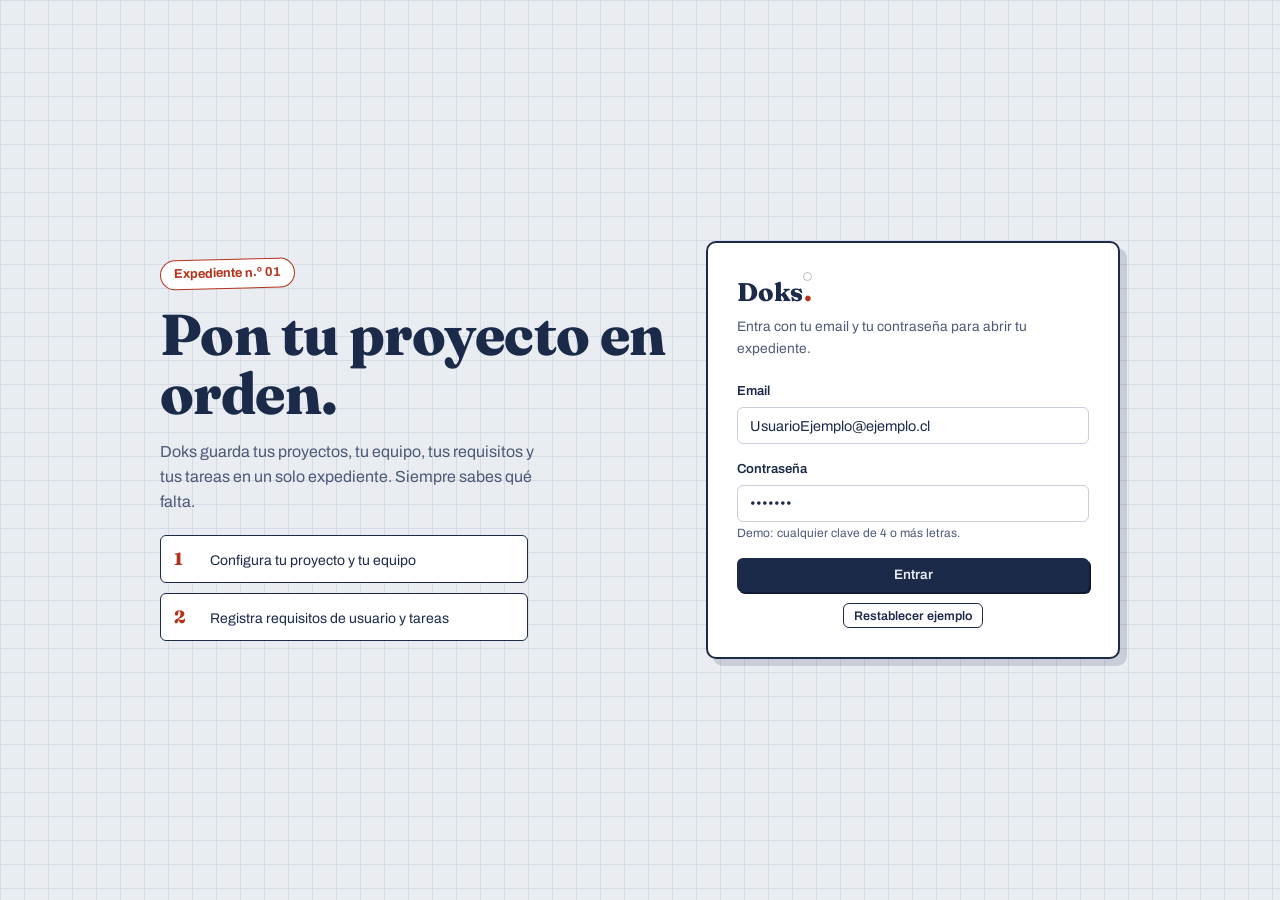
<file: index.html>
<!DOCTYPE html>
<html lang="es">
<head>
  <meta charset="UTF-8">
  <meta http-equiv="refresh" content="0; url=login.html">
  <title>Doks — Redirigiendo...</title>
</head>
<body>
  <script>window.location.replace("login.html");</script>
</body>
</html>
</file>
<file: src/css/styles.css>
/* ============================================================
   Doks — identidad de expediente técnico
   Papel cuadriculado, bloque de título, timbres de estado.
   Fraunces (voz) + Archivo (interfaz). Mono solo para códigos.
   ============================================================ */
:root{
  --paper:#E9EDF2;
  --grid:#D6DCE5;
  --sheet:#FFFFFF;
  --ink:#1C2A4A;
  --ink-soft:#4C5A76;
  --line:#C6CFDB;
  --stamp:#B2331D;
  --stamp-deep:#7E2413;
  --stamp-tint:#FBE9E3;
  --seal:#0E7C5B;
  --seal-deep:#0A5A43;
  --seal-tint:#E0F2E9;
  --ochre:#8A5A00;
  --ochre-deep:#6B4A00;
  --ochre-tint:#FAF0D2;
  --info-tint:#E3E9F3;
  --radius:6px;
  --radius-lg:10px;
  --font-display:"Fraunces",Georgia,"Times New Roman",serif;
  --font-ui:"Archivo",system-ui,-apple-system,"Segoe UI",sans-serif;
  --font-code:ui-monospace,"SF Mono",SFMono-Regular,Menlo,Consolas,monospace;
  --shadow-hard:2px 2px 0 #0F1B33;
  --shadow-modal:7px 7px 0 rgba(28,42,74,.16);
  --transition:160ms ease;
  /* alias de compatibilidad con estilos en línea existentes */
  --border:var(--line);
  --surface:var(--sheet);
  --text-primary:var(--ink);
  --text-secondary:var(--ink-soft);
}
*{box-sizing:border-box;margin:0;padding:0}
html{-webkit-text-size-adjust:100%}
body{
  font-family:var(--font-ui),sans-serif;
  background-color:var(--paper);
  background-image:
    linear-gradient(var(--grid) 1px,transparent 1px),
    linear-gradient(90deg,var(--grid) 1px,transparent 1px);
  background-size:24px 24px;
  color:var(--ink);
  font-size:14px;line-height:1.55;
  height:100vh;overflow:hidden;display:flex;flex-direction:column;
}
a{color:inherit}
button{font-family:inherit}
.hidden{display:none!important}
::selection{background:var(--stamp);color:#fff}
:focus{outline:none}
:focus-visible{outline:3px solid var(--stamp);outline-offset:2px;border-radius:4px}

/* ---------- LOGIN: la portada del expediente ---------- */
.login-wrap{
  min-height:100vh;overflow-y:auto;display:flex;align-items:center;justify-content:center;
  padding:2.5rem 1.5rem;
}
.login-hero{
  display:grid;grid-template-columns:1.1fr .9fr;gap:2.5rem;align-items:center;
  width:100%;max-width:960px;
}
.login-pitch .kicker{
  display:inline-block;font-size:.8rem;font-weight:700;color:var(--stamp);
  border:1.5px solid var(--stamp);border-radius:999px;padding:.25rem .8rem;
  background:var(--sheet);transform:rotate(-1.5deg);margin-bottom:1rem;
}
.login-pitch h1{
  font-family:var(--font-display),serif;font-weight:800;
  font-size:clamp(2.4rem,5.5vw,3.6rem);line-height:1.04;letter-spacing:-.01em;
  margin-bottom:1rem;max-width:14ch;
}
.login-pitch p{color:var(--ink-soft);font-size:1rem;max-width:44ch;margin-bottom:1.25rem}
.login-steps{list-style:none;display:flex;flex-direction:column;gap:.6rem;max-width:46ch}
.login-steps li{
  display:flex;gap:.7rem;align-items:baseline;background:var(--sheet);
  border:1.5px solid var(--ink);border-radius:var(--radius);padding:.6rem .8rem;
}
.login-steps .n{
  font-family:var(--font-display),serif;font-weight:800;font-size:1.1rem;color:var(--stamp);
  min-width:1.4em;
}
.login-card{
  background:var(--sheet);border:2px solid var(--ink);border-radius:var(--radius-lg);
  box-shadow:var(--shadow-modal);width:100%;max-width:420px;padding:1.8rem;justify-self:end;
}
.login-logo{font-family:var(--font-display),serif;font-weight:800;font-size:1.6rem;margin-bottom:.25rem}
.login-logo .dot{color:var(--stamp)}
.login-sub{color:var(--ink-soft);font-size:.86rem;margin-bottom:1.4rem;max-width:60ch}
.field{margin-bottom:.9rem}
.field label{display:block;font-weight:600;font-size:.82rem;margin-bottom:.35rem}
.field label small{font-weight:400;color:var(--ink-soft)}
.field input,.field select,.field textarea{
  width:100%;border:1.5px solid var(--line);border-radius:var(--radius);
  padding:.6rem .75rem;font-family:inherit;font-size:.9rem;color:var(--ink);background:#fff;outline:none;
  transition:border-color var(--transition),box-shadow var(--transition);
}
.field input:focus,.field select:focus,.field textarea:focus{border-color:var(--ink);box-shadow:0 0 0 3px var(--info-tint)}
.field small{color:var(--ink-soft);font-size:.75rem}
.field .error-msg{color:var(--stamp-deep);font-size:.76rem;font-weight:600;display:none;margin-top:.25rem}
.field.invalid input,.field.invalid select,.field.invalid textarea{border-color:var(--stamp);background:var(--stamp-tint)}
.field.invalid .error-msg{display:block}
.form-row{display:grid;grid-template-columns:1fr 1fr;gap:.75rem}
.checks{display:flex;flex-wrap:wrap;gap:.4rem}
.check-pill{border:1.5px solid var(--line);background:#fff;border-radius:20px;padding:.3rem .7rem;font-size:.8rem;cursor:pointer;user-select:none}
.check-pill.on{background:var(--info-tint);border-color:var(--ink);color:var(--ink);font-weight:600}

/* ---------- TOPBAR: regla de bloque de título ---------- */
header.topbar{
  height:62px;background:var(--sheet);border-bottom:2px solid var(--ink);
  display:flex;align-items:center;justify-content:space-between;padding:0 1.25rem;flex-shrink:0;z-index:20;
}
.brand-group{display:flex;align-items:center;gap:1.25rem;min-width:0}
.logo{font-family:var(--font-display),serif;font-weight:800;font-size:1.3rem;white-space:nowrap}
.logo .dot{color:var(--stamp)}
.nav-links{display:flex;gap:.15rem;list-style:none;flex-wrap:wrap}
.nav-links a{
  text-decoration:none;color:var(--ink-soft);font-weight:600;font-size:.85rem;
  padding:.45rem .7rem;border-bottom:3px solid transparent;transition:color var(--transition),border-color var(--transition);
}
.nav-links a:hover{color:var(--ink)}
.nav-links a.active{color:var(--ink);border-bottom-color:var(--stamp)}
.user-profile{display:flex;align-items:center;gap:.7rem}
.avatar{
  width:34px;height:34px;border-radius:8px;background:var(--ink);color:var(--paper);
  display:flex;align-items:center;justify-content:center;
  font-family:var(--font-display),serif;font-weight:700;font-size:.85rem;flex-shrink:0;
  transform:rotate(-2deg);
}
.icon-btn{background:#fff;border:1.5px solid var(--ink);border-radius:var(--radius);padding:.42rem .6rem;cursor:pointer;color:var(--ink);font-size:.83rem;font-weight:600;transition:transform var(--transition),box-shadow var(--transition)}
.icon-btn:hover{transform:translate(-1px,-1px);box-shadow:2px 2px 0 var(--ink)}

/* ---------- TIMBRES ---------- */
.mode-badge,.badge-alert,.badge-ok,.badge-count,.status-pill{
  display:inline-block;font-size:.7rem;font-weight:800;letter-spacing:.05em;text-transform:uppercase;
  padding:3px 9px;border-radius:5px;border:1.5px solid var(--ink);white-space:nowrap;
}
.mode-badge.estandar{background:var(--info-tint);color:var(--ink)}
.mode-badge.simplificado{background:var(--seal-tint);color:var(--seal-deep);border-color:var(--seal-deep)}
.badge-alert{background:var(--stamp-tint);color:var(--stamp-deep);border-color:var(--stamp)}
.badge-ok{background:var(--seal-tint);color:var(--seal-deep);border-color:var(--seal-deep)}
.badge-count{background:#fff;color:var(--ink-soft)}
.status-pill{transform:rotate(-1deg)}
.status-pill.warning{background:var(--ochre-tint);color:var(--ochre-deep);border-color:var(--ochre)}
.status-pill.success{background:var(--seal-tint);color:var(--seal-deep);border-color:var(--seal-deep)}
.status-pill.danger{background:var(--stamp);color:#fff;border-color:var(--stamp-deep)}
.status-pill.info{background:var(--info-tint);color:var(--ink)}
#navAlarmCount{transform:none}

/* ---------- LAYOUT ---------- */
.app-container{display:grid;grid-template-columns:284px 1fr;height:calc(100vh - 62px);overflow:hidden}
aside.sidebar{background:var(--sheet);border-right:2px solid var(--ink);display:flex;flex-direction:column;overflow-y:auto;padding-bottom:1rem}
.sidebar-header{
  padding:1.15rem 1rem .4rem;font-size:.76rem;color:var(--ink-soft);font-weight:700;
  display:flex;justify-content:space-between;align-items:center;gap:.5rem;
}
.doc-nav-list{list-style:none;padding:0 .55rem}
.doc-nav-item{
  display:flex;align-items:center;justify-content:space-between;gap:.5rem;
  padding:.58rem .7rem;margin-bottom:3px;border-radius:var(--radius);
  color:var(--ink-soft);cursor:pointer;font-size:.85rem;font-weight:500;
  border:1.5px solid transparent;background:none;text-align:left;width:100%;
  transition:all var(--transition);
}
a.doc-nav-item{text-decoration:none}
button.doc-nav-item{font-family:inherit}
.doc-nav-item:hover{background:var(--paper);color:var(--ink);border-color:var(--line)}
.doc-nav-item.active{background:#fff;color:var(--ink);font-weight:700;border-color:var(--ink);box-shadow:2px 2px 0 var(--line)}
main.workspace{display:flex;flex-direction:column;overflow-y:auto;padding:1.4rem 1.8rem;gap:1.1rem}
.view{display:flex;flex-direction:column;gap:1.1rem}

/* ---------- BLOQUE DE TÍTULO DEL PROYECTO ---------- */
.project-banner{
  background:var(--sheet);border:2px solid var(--ink);border-left:10px solid var(--stamp);
  padding:1rem 1.25rem;border-radius:var(--radius);
  display:flex;justify-content:space-between;align-items:center;gap:1rem;flex-wrap:wrap;
}
.project-title{font-family:var(--font-display),serif;font-weight:700;font-size:1.25rem;line-height:1.2}
.project-meta{font-size:.79rem;color:var(--ink-soft);margin-top:3px}
.actions-group{display:flex;gap:.5rem;flex-wrap:wrap}
.btn{
  display:inline-flex;align-items:center;gap:.4rem;padding:.52rem .95rem;border-radius:var(--radius);
  font-weight:600;font-size:.85rem;cursor:pointer;border:1.5px solid transparent;
  transition:transform var(--transition),box-shadow var(--transition),background var(--transition);
  text-decoration:none;
}
.btn-default{background:#fff;border-color:var(--ink);color:var(--ink)}
.btn-default:hover{background:var(--paper)}
.btn-primary{background:var(--ink);color:var(--paper);box-shadow:var(--shadow-hard)}
.btn-primary:hover{background:#2A3C66;transform:translate(-1px,-1px);box-shadow:3px 3px 0 #0F1B33}
.btn-danger{background:var(--stamp);color:#fff;border-color:var(--stamp-deep)}
.btn-danger:hover{background:var(--stamp-deep)}
.btn-sm{padding:.3rem .65rem;font-size:.78rem}
.btn:disabled{opacity:.55;cursor:not-allowed}

/* ---------- HOJAS ---------- */
.card{background:var(--sheet);border:1.5px solid var(--ink);border-radius:var(--radius-lg);padding:1.4rem}
.card-header{display:flex;justify-content:space-between;align-items:flex-start;margin-bottom:1rem;padding-bottom:.75rem;border-bottom:2px solid var(--ink);gap:1rem;flex-wrap:wrap}
.card-title{font-family:var(--font-display),serif;font-size:1.2rem;font-weight:700;line-height:1.25}
.card-sub{color:var(--ink-soft);font-size:.82rem;margin-top:4px;max-width:78ch}
.version-tag{font-family:var(--font-code),monospace;font-size:.72rem;background:var(--paper);color:var(--ink-soft);border:1px solid var(--line);padding:3px 9px;border-radius:5px;white-space:nowrap}

/* alarmas */
.alarm-box{
  border:1.5px solid var(--stamp);border-left-width:6px;border-radius:var(--radius);
  background:var(--stamp-tint);padding:.75rem 1rem;display:flex;align-items:center;
  justify-content:space-between;gap:.75rem;color:var(--stamp-deep);font-size:.85rem;flex-wrap:wrap;
}
.alarm-box.warn{border-color:var(--ochre);background:var(--ochre-tint);color:var(--ochre-deep)}
.alarm-box.ok{border-color:var(--seal-deep);background:var(--seal-tint);color:var(--seal-deep)}
.alarm-list{display:flex;flex-direction:column;gap:.5rem}

/* pestañas tipo índice */
.tabs{display:flex;gap:.15rem;flex-wrap:wrap;border-bottom:2px solid var(--ink);max-width:100%}
.tab-btn{border:none;background:transparent;padding:.55rem .8rem;cursor:pointer;font-weight:600;font-size:.83rem;color:var(--ink-soft);border-bottom:3px solid transparent;margin-bottom:-2px}
.tab-btn:hover{color:var(--ink)}
.tab-btn.active{color:var(--ink);border-bottom-color:var(--stamp)}

/* elementos expandibles */
.elem-list{display:flex;flex-direction:column;gap:.6rem;margin-top:1rem}
.elem{border:1.5px solid var(--ink);border-radius:var(--radius);background:#fff;overflow:hidden}
.elem-head{display:flex;justify-content:space-between;align-items:center;gap:.75rem;padding:.8rem 1rem;cursor:pointer;background:#fff;width:100%;border:none;text-align:left;font-family:inherit;font-size:.88rem}
.elem-head:hover{background:var(--paper)}
.elem-id{font-family:var(--font-code),monospace;font-weight:700;background:var(--ink);color:var(--paper);padding:2px 8px;border-radius:5px;font-size:.75rem;white-space:nowrap}
.elem-body{display:none;padding:0 1rem 1rem;border-top:1.5px dashed var(--line);background:#FCFDFF}
.elem.open .elem-body{display:block}
.elem.open .elem-head{background:var(--paper)}
.kv{display:grid;grid-template-columns:150px 1fr;gap:.35rem .75rem;font-size:.83rem;margin:.8rem 0}
.kv dt{color:var(--ink-soft);font-weight:600}
.kv dd{color:var(--ink);overflow-wrap:anywhere}
.elem-actions{display:flex;gap:.4rem;flex-wrap:wrap;margin-top:.5rem}

/* tablas de plano */
.table-wrap{overflow-x:auto;border:1.5px solid var(--ink);border-radius:var(--radius);margin-top:.75rem;background:#fff}
table.trace-table{width:100%;border-collapse:collapse;text-align:left;font-size:.83rem;min-width:560px;background:#fff}
table.trace-table th,table.trace-table td{padding:.7rem .8rem;border-bottom:1px solid var(--line)}
table.trace-table th{background:var(--ink);color:var(--paper);font-weight:600;font-size:.78rem}
table.trace-table tr:last-child td{border-bottom:none}
table.trace-table td b{font-weight:700}
.matrix-cell{text-align:center;font-weight:700}
.matrix-cell.yes{background:var(--seal-tint);color:var(--seal-deep)}
.matrix-cell.no{color:#B7C0CF}
.matrix-cell.conflict{background:var(--stamp-tint);color:var(--stamp-deep)}

/* editor */
.editor-container{display:flex;flex-direction:column;gap:0}
.editor-toolbar{display:flex;gap:.25rem;border:1.5px solid var(--ink);border-bottom:none;padding:.4rem;background:var(--paper);border-top-left-radius:var(--radius);border-top-right-radius:var(--radius);flex-wrap:wrap;align-items:center}
.tool-btn{background:#fff;border:1.5px solid var(--line);border-radius:4px;padding:4px 9px;font-size:.8rem;font-weight:600;cursor:pointer;color:var(--ink)}
.tool-btn:hover{border-color:var(--ink)}
.rich-editor{min-height:180px;border:1.5px solid var(--ink);border-bottom-left-radius:var(--radius);border-bottom-right-radius:var(--radius);padding:.9rem;font-size:.9rem;line-height:1.65;outline:none;background:#fff}
.rich-editor:focus{box-shadow:0 0 0 3px var(--info-tint)}
textarea.editor-textarea{width:100%;min-height:120px;border:1.5px solid var(--line);border-radius:var(--radius);padding:.7rem;font-family:inherit;font-size:.88rem;line-height:1.55;resize:vertical;outline:none}
textarea.editor-textarea:focus{border-color:var(--ink)}

/* avance */
.kpi-grid{display:grid;grid-template-columns:repeat(auto-fit,minmax(170px,1fr));gap:.75rem}
.kpi{background:#fff;border:1.5px solid var(--ink);border-radius:var(--radius);padding:1rem}
.kpi-label{font-size:.78rem;color:var(--ink-soft);font-weight:600}
.kpi-value{font-family:var(--font-display),serif;font-size:1.7rem;font-weight:800;margin:.15rem 0;line-height:1.1}
.kpi-sub{font-size:.78rem;color:var(--ink-soft)}
.bar{height:9px;background:var(--paper);border:1px solid var(--line);border-radius:6px;overflow:hidden;margin-top:.6rem}
.bar > span{display:block;height:100%;background:var(--ink);border-radius:6px;transition:width .4s}
.bar.green > span{background:var(--seal)}
.bar.amber > span{background:#C07F10}
.bar.red > span{background:var(--stamp)}
.two-col{display:grid;grid-template-columns:1fr 1fr;gap:1rem}
@media(max-width:1000px){.two-col{grid-template-columns:1fr}.app-container{grid-template-columns:230px 1fr}}
@media(max-width:760px){
  .app-container{grid-template-columns:1fr}aside.sidebar{display:none}main.workspace{padding:1rem}
  .form-row{grid-template-columns:1fr}.nav-links{display:none}
  .login-hero{grid-template-columns:1fr}.login-card{justify-self:start;max-width:100%}
}

/* proyectos */
.proj-grid{display:grid;grid-template-columns:repeat(auto-fill,minmax(280px,1fr));gap:.9rem}
.proj-card{background:#fff;border:1.5px solid var(--ink);border-radius:var(--radius-lg);padding:1.1rem;display:flex;flex-direction:column;gap:.6rem}
.proj-card h3{font-family:var(--font-display),serif;font-size:1.05rem}
.proj-card p{font-size:.82rem;color:var(--ink-soft)}
.proj-foot{display:flex;gap:.4rem;flex-wrap:wrap;margin-top:auto}

/* modal */
.modal-back{position:fixed;inset:0;background:rgba(28,42,74,.55);display:flex;align-items:center;justify-content:center;z-index:50;padding:1rem}
.modal{background:#fff;border:2px solid var(--ink);border-radius:var(--radius-lg);box-shadow:var(--shadow-modal);width:100%;max-width:620px;max-height:92vh;overflow-y:auto}
.modal-head{display:flex;justify-content:space-between;align-items:center;padding:1.1rem 1.3rem;border-bottom:2px solid var(--ink);position:sticky;top:0;background:#fff;z-index:2}
.modal-head h3{font-family:var(--font-display),serif;font-size:1.15rem}
.modal-body{padding:1.2rem 1.3rem}
.modal-foot{display:flex;justify-content:flex-end;gap:.5rem;padding:1rem 1.3rem;border-top:1.5px solid var(--line);position:sticky;bottom:0;background:#fff}
.x-btn{background:var(--paper);border:1.5px solid var(--ink);border-radius:6px;width:28px;height:28px;cursor:pointer;font-size:.9rem;line-height:1;color:var(--ink)}

/* tareas */
.task{display:flex;justify-content:space-between;gap:.75rem;align-items:flex-start;border:1.5px solid var(--ink);border-radius:var(--radius);padding:.8rem 1rem;background:#fff;margin-bottom:.55rem;flex-wrap:wrap}
.task.done{background:var(--paper)}
.task-title{font-weight:600;font-size:.88rem}
.task-meta{font-size:.76rem;color:var(--ink-soft);margin-top:2px}
.dot{width:9px;height:9px;border-radius:50%;display:inline-block;margin-right:5px;border:1px solid rgba(0,0,0,.25)}
.dot.red{background:var(--stamp)}.dot.amber{background:#C07F10}.dot.green{background:var(--seal)}.dot.blue{background:var(--ink)}

/* bitácora */
.log-item{display:flex;gap:.8rem;padding:.75rem 0;border-bottom:1px solid var(--line);font-size:.84rem}
.log-item:last-child{border-bottom:none}
.log-date{white-space:nowrap;color:var(--ink-soft);font-size:.76rem;min-width:130px;font-family:var(--font-code),monospace}

/* avisos flotantes */
#toasts{position:fixed;bottom:1.2rem;right:1.2rem;display:flex;flex-direction:column;gap:.5rem;z-index:100;max-width:min(360px,90vw)}
.toast{background:var(--ink);color:var(--paper);border:1.5px solid #0F1B33;padding:.8rem 1rem;border-radius:var(--radius);font-size:.84rem;box-shadow:3px 3px 0 rgba(15,27,51,.35);animation:slideIn .2s ease}
.toast.success{background:var(--seal-deep)}.toast.error{background:var(--stamp-deep)}.toast.warn{background:var(--ochre-deep)}
@keyframes slideIn{from{transform:translateY(8px);opacity:0}to{transform:none;opacity:1}}

/* documentos */
.doc-tabs{display:flex;gap:.15rem;flex-wrap:wrap;border-bottom:2px solid var(--ink);max-width:100%;margin-bottom:.8rem}
.doc-tab-btn{border:none;background:transparent;padding:.55rem .85rem;cursor:pointer;font-weight:700;font-size:.82rem;color:var(--ink-soft);border-bottom:3px solid transparent;margin-bottom:-2px}
.doc-tab-btn:hover{color:var(--ink)}
.doc-tab-btn.active{color:var(--ink);border-bottom-color:var(--stamp)}
.filter-bar{display:flex;gap:.5rem;flex-wrap:wrap;align-items:center;margin:.6rem 0}
.filter-bar input,.filter-bar select{border:1.5px solid var(--line);border-radius:var(--radius);padding:.45rem .65rem;font-family:inherit;font-size:.82rem;background:#fff;color:var(--ink)}
.filter-bar input:focus,.filter-bar select:focus{border-color:var(--ink)}
.count-pill{background:var(--paper);border:1px solid var(--line);color:var(--ink-soft);font-size:.7rem;font-weight:700;padding:1px 7px;border-radius:10px;margin-left:5px}
.toc{background:var(--paper);border:1.5px dashed var(--ink-soft);border-radius:var(--radius);padding:.8rem 1rem;font-size:.82rem;margin-bottom:.8rem}
.toc b{display:block;margin-bottom:.3rem}
.toc a{color:var(--ink);font-weight:600}
.cons-selects{display:grid;grid-template-columns:1fr 1fr;gap:.6rem;margin-bottom:.7rem}
@media(max-width:800px){.cons-selects{grid-template-columns:1fr}}
.cons-grid{display:grid;grid-template-columns:1fr 1fr;gap:.75rem}
@media(max-width:800px){.cons-grid{grid-template-columns:1fr}}
.cons-box{border:1.5px solid var(--ink);border-radius:var(--radius);padding:1rem;background:#fff}
.cons-box h4{font-family:var(--font-display),serif;font-size:.95rem;margin-bottom:.4rem}
.cons-box p{font-size:.82rem;color:var(--ink-soft);line-height:1.55}
.admin-grid{display:grid;grid-template-columns:repeat(auto-fit,minmax(260px,1fr));gap:.9rem}
.progress-list{display:flex;flex-direction:column;gap:.5rem;margin-top:.6rem}
.progress-row{display:grid;grid-template-columns:170px 1fr 45px;gap:.6rem;align-items:center;font-size:.8rem}
.donate-grid{display:grid;grid-template-columns:1fr 1fr;gap:.6rem;margin:.8rem 0}
.donate-card{border:2px solid var(--line);border-radius:var(--radius);padding:1rem;text-align:center;cursor:pointer;font-weight:700}
.donate-card:hover,.donate-card.sel{border-color:var(--stamp);background:var(--stamp-tint);color:var(--stamp-deep)}

/* movimiento solo como respuesta, y nunca si el usuario lo pide así */
@media (prefers-reduced-motion:reduce){
  *,*::before,*::after{animation:none!important;transition:none!important}
}

/* impresión: hoja limpia */
@media print{
  body{background:#fff;background-image:none}
  header.topbar,aside.sidebar,.actions-group,.editor-toolbar,.modal-back,#toasts,.no-print,.filter-bar{display:none!important}
  .app-container{display:block;height:auto}
  main.workspace{overflow:visible;padding:0}
  body{height:auto;overflow:visible}
  .card{box-shadow:none;break-inside:avoid}
}
</file>
